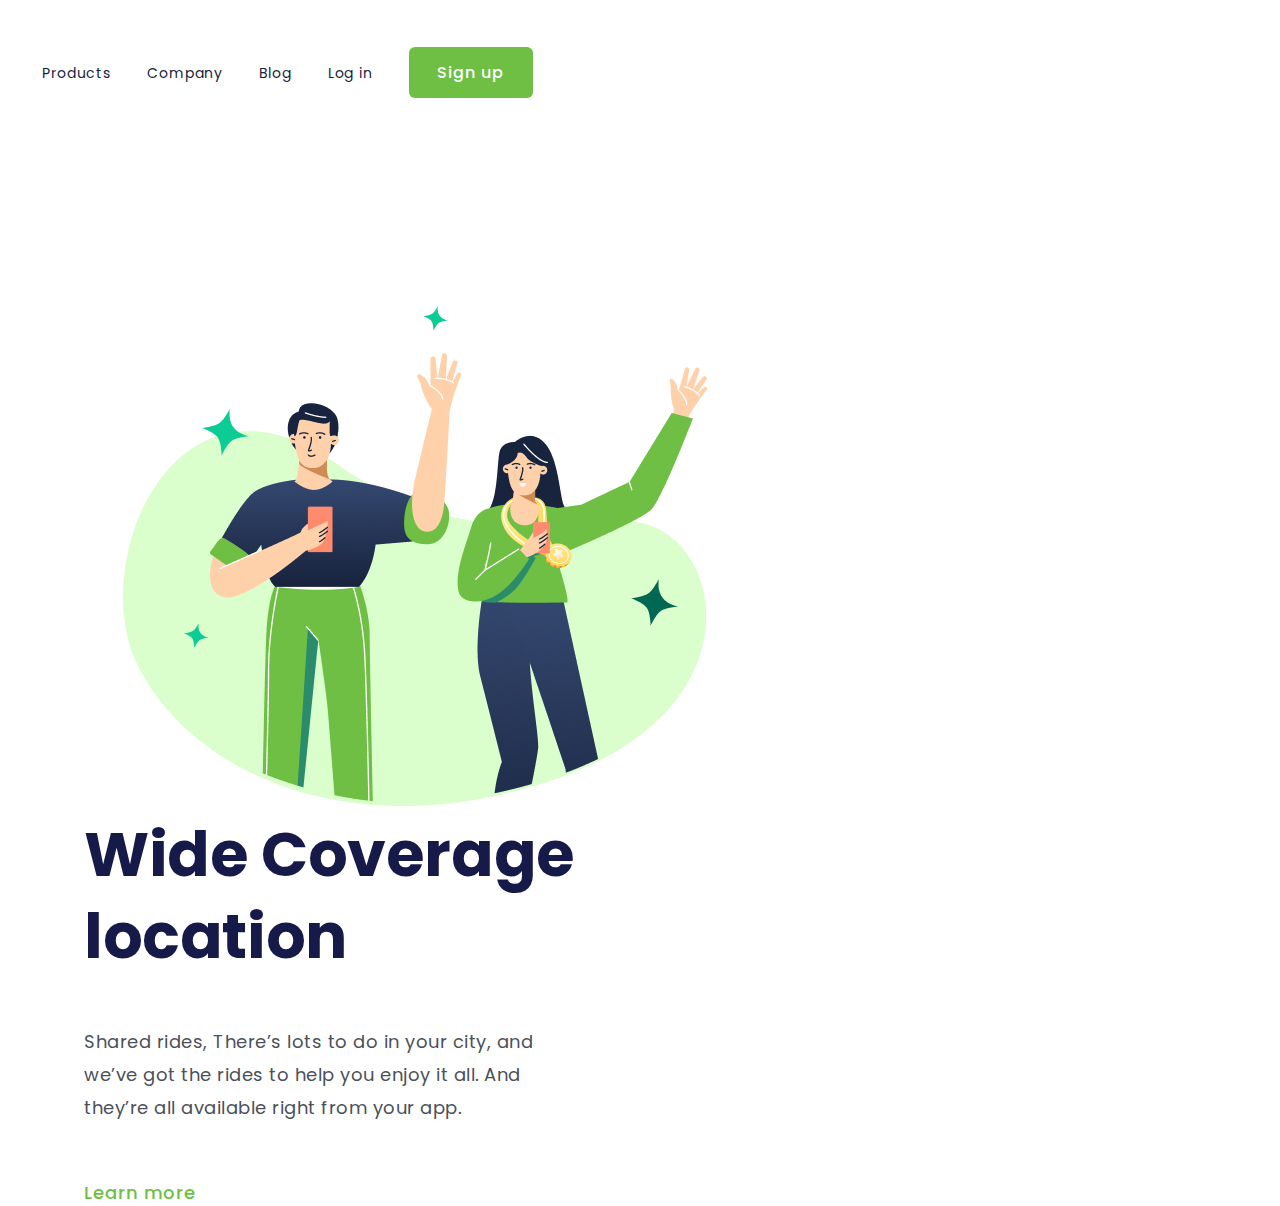
<file: index.html>
<!DOCTYPE html>
<html lang="pt-br">

<head>
    <meta charset="UTF-8">
    <meta name="viewport" content="width=device-width, initial-scale=1.0">
    <link rel="stylesheet" href="./style.css">
    <link rel="preconnect" href="https://fonts.googleapis.com">
    <link rel="preconnect" href="https://fonts.gstatic.com" crossorigin>
    <link href="https://fonts.googleapis.com/css2?family=Poppins:wght@400;500;700&display=swap" rel="stylesheet">
    <title>Wide</title>
</head>

<body>
    <header class="container-one">
        <a class="link-header">Products</a>
        <a class="link-header">Company</a>
        <a class="link-header">Blog</a>
        <a class="link-header">Log in</a>
        <button class="button-header">Sign up</button>
    </header>
    <main class="container-two">
        <img src="./img/imglogowide.png" alt="wide-logo">
        
        <div>
        <h1>Wide Coverage location</h1>
        <p>Shared rides, There’s lots to do in your city, and we’ve got the rides to help you enjoy it all. And they’re
            all
            available right from your app.</p>
        <a class="link-section">Learn more</a>
    </div>
    </main>
</body>

</html>
</file>
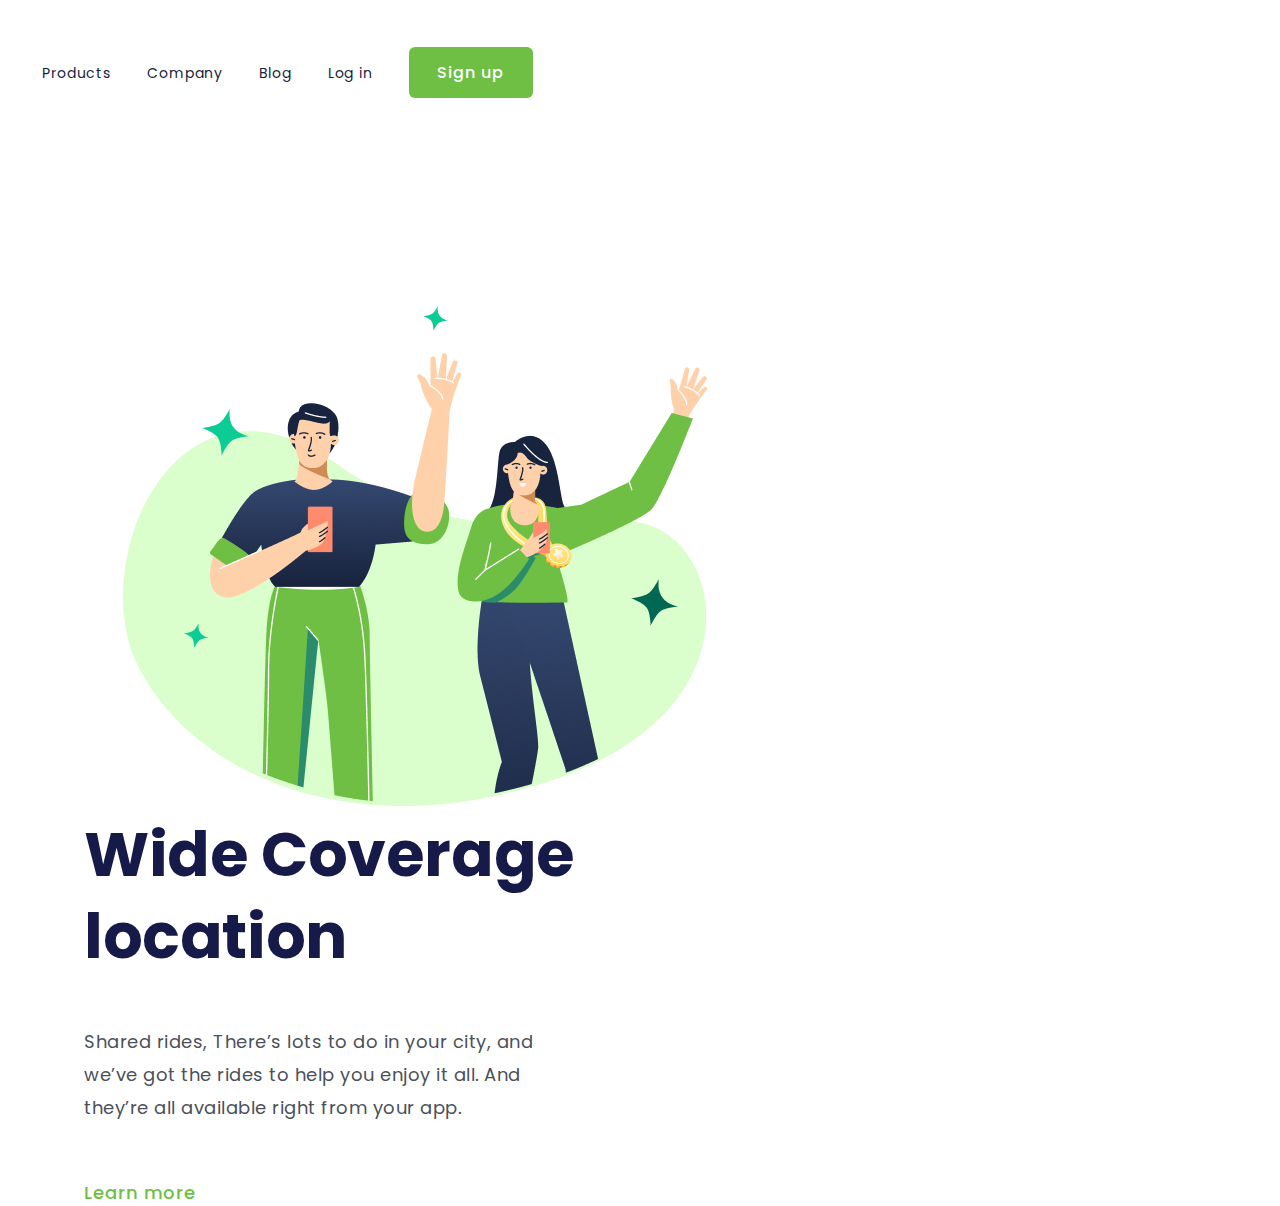
<file: wide.html>
<!DOCTYPE html>
<html lang="pt-br">

<head>
    <meta charset="UTF-8">
    <meta name="viewport" content="width=device-width, initial-scale=1.0">
    <link rel="stylesheet" href="./wide.css">
    <link rel="preconnect" href="https://fonts.googleapis.com">
    <link rel="preconnect" href="https://fonts.gstatic.com" crossorigin>
    <link href="https://fonts.googleapis.com/css2?family=Poppins:wght@400;500;700&display=swap" rel="stylesheet">
    <title>Wide</title>
</head>

<body>
    <header class="container-one">
        <a class="link-header">Products</a>
        <a class="link-header">Company</a>
        <a class="link-header">Blog</a>
        <a class="link-header">Log in</a>
        <button class="button-header">Sign up</button>
    </header>
    <main class="container-two">
        <img src="./img/imglogowide.png" alt="wide-logo">
        
        <div>
        <h1>Wide Coverage location</h1>
        <p>Shared rides, There’s lots to do in your city, and we’ve got the rides to help you enjoy it all. And they’re
            all
            available right from your app.</p>
        <a class="link-section">Learn more</a>
    </div>
    </main>
</body>

</html>
</file>
<file: style.css>
* {
    font-family: 'Poppins', sans-serif;
    margin: 0;
    padding: 0;
    box-sizing: border-box;
}

header {
    margin: 47px 0 178px 42px;
}

img {
   margin: 30px 0 0 123px;
   display: inline-block;
    
}

.link-header {
    font-size: 14px;
    font-style: normal;
    font-weight: 400;
    line-height: normal;
    letter-spacing: 0.875px;
    color: #17233D;
    cursor: pointer;
    margin-right: 32px;
}
.button-header {
    width: 124px;
    height: 51px;
    border-radius: 6px;
    border: 1px solid #4CB538;
    background: #6FBF44;
    font-size: 16px;
    font-weight: 500;
    line-height: 24px;
    letter-spacing: 1px;
    color: #FFF;
    border: none;
    cursor: pointer;
}

div {
    display: inline-block;
    margin-left: 84px;
    width: 493px;
}

h1 {
    color: #161A49;
    font-size: 62px;
    font-style: normal;
    font-weight: 700;
    line-height: 82px;
    letter-spacing: -0.404px;
    
}

p {
    color: #4B505A;
    font-size: 18px;
    font-weight: 400;
    line-height: 33px; 
    letter-spacing: 0.5px;
    margin: 47px 0 55px 0;
}

.link-section {
    color: #6FBF44;
    font-size: 18px;
    font-weight: 500;
    line-height: 27px;
    letter-spacing: 1px;
    cursor: pointer;
}

@media screen and (max-width:900px){
    .container-one {
        padding: 0;
        margin: 0;
    }
    .container-two {
        margin: 0;
        padding: 0;
    }

    img {
        position: absolute;
        width: 312px;
        height: 288px;
        margin: 485px 39px 23px 42px;
    }
    h1 {
        width: 278px;
        text-align: center;
        font-size: 30px;
        line-height: 30px;
        margin-top: 70px;
        font-style: normal;
        font-weight: 700;
        margin-left: -18px;
    }
    p {
        width: 304px;
        text-align: center;
        font-size: 18px; 
        line-height: 33px; 
        letter-spacing: 0.5px;
        font-style: normal;
        font-weight: 400;
        margin-left: -39px;
        margin-bottom: 26px;
        margin-top: 29px;
    }
    .link-header {
        display: none;
    }

    .link-section {
        font-size: 18px;
        line-height: normal;
        letter-spacing: 1px;
        font-weight: 500;
        text-align: center;
        margin: 26px 58px;
    }

    .button-header {
        width: 91px;
        height: 31px;
        margin-left: 279px;
        margin-top: 17px;
        
    }
    
}
</file>
<file: wide.css>
* {
    font-family: 'Poppins', sans-serif;
    margin: 0;
    padding: 0;
    box-sizing: border-box;
}

header {
    margin: 47px 0 178px 42px;
}

img {
   margin: 30px 0 0 123px;
   display: inline-block;
    
}

.link-header {
    font-size: 14px;
    font-style: normal;
    font-weight: 400;
    line-height: normal;
    letter-spacing: 0.875px;
    color: #17233D;
    cursor: pointer;
    margin-right: 32px;
}
.button-header {
    width: 124px;
    height: 51px;
    border-radius: 6px;
    border: 1px solid #4CB538;
    background: #6FBF44;
    font-size: 16px;
    font-weight: 500;
    line-height: 24px;
    letter-spacing: 1px;
    color: #FFF;
    border: none;
    cursor: pointer;
}

div {
    display: inline-block;
    margin-left: 84px;
    width: 493px;
}

h1 {
    color: #161A49;
    font-size: 62px;
    font-style: normal;
    font-weight: 700;
    line-height: 82px;
    letter-spacing: -0.404px;
    
}

p {
    color: #4B505A;
    font-size: 18px;
    font-weight: 400;
    line-height: 33px; 
    letter-spacing: 0.5px;
    margin: 47px 0 55px 0;
}

.link-section {
    color: #6FBF44;
    font-size: 18px;
    font-weight: 500;
    line-height: 27px;
    letter-spacing: 1px;
    cursor: pointer;
}

@media screen and (max-width:900px){
    .container-one {
        padding: 0;
        margin: 0;
    }
    .container-two {
        margin: 0;
        padding: 0;
    }

    img {
        position: absolute;
        width: 312px;
        height: 288px;
        margin: 485px 39px 23px 42px;
    }
    h1 {
        width: 278px;
        text-align: center;
        font-size: 30px;
        line-height: 30px;
        margin-top: 70px;
        font-style: normal;
        font-weight: 700;
        margin-left: -18px;
    }
    p {
        width: 304px;
        text-align: center;
        font-size: 18px; 
        line-height: 33px; 
        letter-spacing: 0.5px;
        font-style: normal;
        font-weight: 400;
        margin-left: -39px;
        margin-bottom: 26px;
        margin-top: 29px;
    }
    .link-header {
        display: none;
    }

    .link-section {
        font-size: 18px;
        line-height: normal;
        letter-spacing: 1px;
        font-weight: 500;
        text-align: center;
        margin: 26px 58px;
    }

    .button-header {
        width: 91px;
        height: 31px;
        margin-left: 279px;
        margin-top: 17px;
        
    }
    
}
</file>
